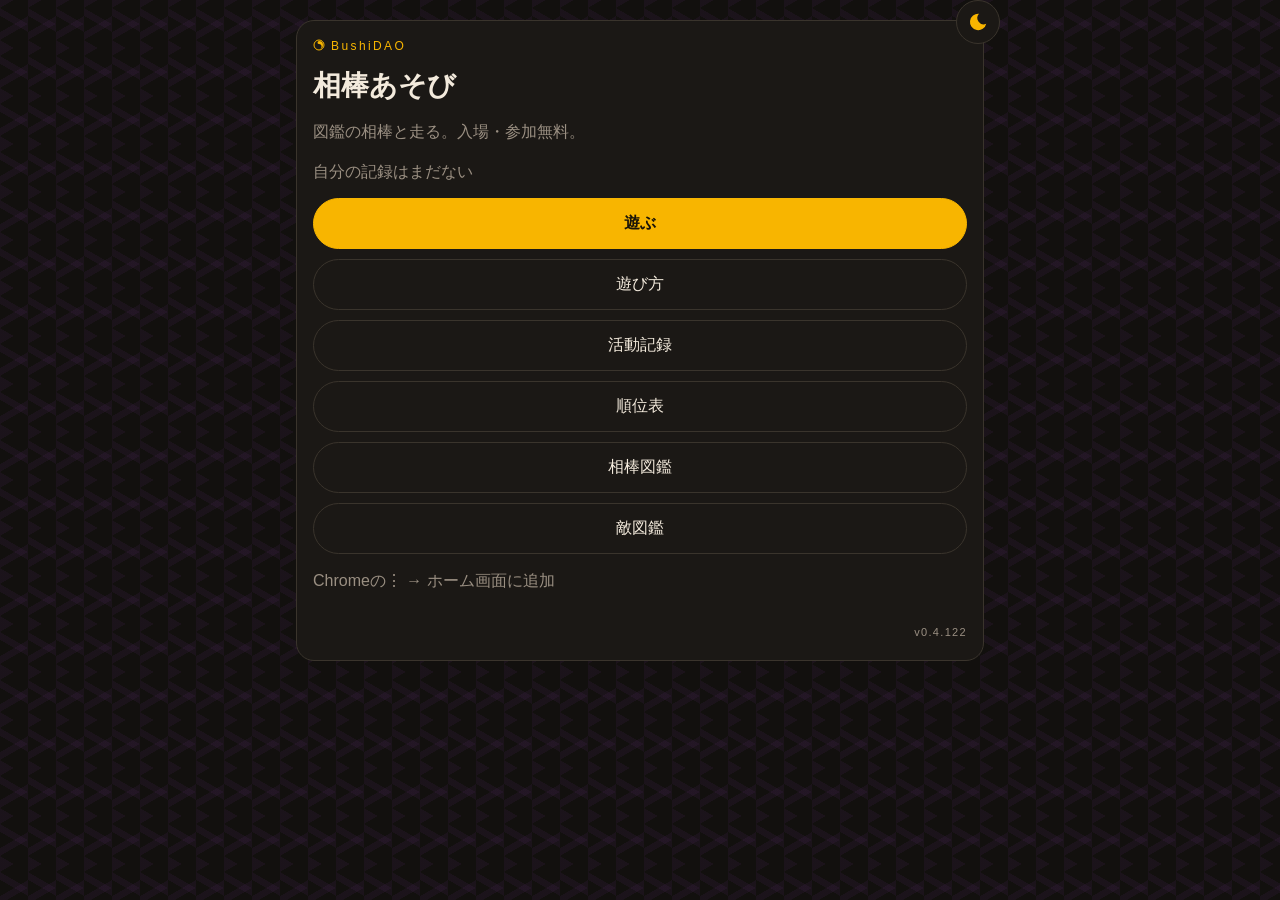
<file: index.html>
<!DOCTYPE html>
<html lang="ja">
<head>
  <meta charset="utf-8">
  <meta name="viewport" content="width=device-width, initial-scale=1, maximum-scale=1, viewport-fit=cover, user-scalable=no">
  <meta name="theme-color" content="#12100e">
  <meta name="apple-mobile-web-app-capable" content="yes">
  <meta name="mobile-web-app-capable" content="yes">
  <meta name="format-detection" content="telephone=no">
  <meta name="apple-mobile-web-app-status-bar-style" content="black-translucent">
  <link rel="manifest" href="./manifest.json?v=0.4.106">
  <link rel="icon" href="icons/icon-192.png?v=0.4.106" type="image/png">
  <link rel="apple-touch-icon" href="icons/apple-touch.png?v=0.4.106">
  <title>相棒あそび · BushiDAO</title>
  <meta name="description" content="BushiDAOの相棒あそび。図鑑の相棒と走るウェブゲーム。入場・参加無料。金銭は出ない。">
  <link rel="canonical" href="https://gpro8.github.io/bo-aibou-arena/">
  <meta property="og:type" content="website">
  <meta property="og:locale" content="ja_JP">
  <meta property="og:site_name" content="BushiDAO">
  <meta property="og:title" content="相棒あそび · BushiDAO">
  <meta property="og:description" content="図鑑の相棒と走る。入場・参加無料。金銭は出ない。">
  <meta property="og:url" content="https://gpro8.github.io/bo-aibou-arena/">
  <meta property="og:image" content="https://gpro8.github.io/bo-aibou-arena/og.png">
  <meta property="og:image:width" content="1200">
  <meta property="og:image:height" content="630">
  <meta name="twitter:card" content="summary_large_image">
  <meta name="twitter:title" content="相棒あそび · BushiDAO">
  <meta name="twitter:description" content="図鑑の相棒と走る。入場・参加無料。金銭は出ない。">
  <meta name="twitter:image" content="https://gpro8.github.io/bo-aibou-arena/og.png">
  <script type="application/ld+json">
  {"@context":"https://schema.org","@type":"VideoGame","name":"相棒あそび","inLanguage":"ja","url":"https://gpro8.github.io/bo-aibou-arena/","description":"BushiDAOの相棒あそび。図鑑の相棒と走る。入場・参加無料。金銭は出ない。","genre":"Action","playMode":"SinglePlayer","isAccessibleForFree":true,"publisher":{"@type":"Organization","name":"BushiDAO"}}
  </script>
  <script>
  (function () {
    var t = "yin";
    try {
      var s = localStorage.getItem("bo-aibou-theme");
      if (s === "yang" || s === "yin") t = s;
    } catch (e) {}
    document.documentElement.setAttribute("data-theme", t);
  })();
  </script>
  <link rel="stylesheet" href="styles.css?v=0.4.117">
</head>
<body>
  <div id="app">
  <button type="button" class="theme-btn" data-theme-toggle data-mode="yin" aria-label="陰">
    <svg class="ico-sun" viewBox="0 0 24 24" aria-hidden="true"><circle cx="12" cy="12" r="4" fill="currentColor"/><path fill="currentColor" d="M11 1h2v4h-2zm0 18h2v4h-2zM1 11h4v2H1zm18 0h4v2h-4zM4.2 3.8l1.4-1.4 2.8 2.8-1.4 1.4zm11.4 15 1.4-1.4 2.8 2.8-1.4 1.4zM3.8 19.8l2.8-2.8 1.4 1.4-2.8 2.8zM15.6 5.2l2.8-2.8 1.4 1.4-2.8 2.8z"/></svg>
    <svg class="ico-moon" viewBox="0 0 24 24" aria-hidden="true"><path fill="currentColor" d="M13 3a9 9 0 1 0 8 11A7 7 0 0 1 13 3z"/></svg>
  </button>
    <section class="screen" data-screen="title">
      <p class="kicker"><svg class="mark-tomoe" viewBox="0 0 24 24" aria-hidden="true"><circle cx="12" cy="12" r="10" fill="none" stroke="currentColor" stroke-width="2"/><path fill="currentColor" d="M12 4a8 8 0 0 1 0 16 5 5 0 0 0 0-10 3 3 0 0 1 0-6z"/></svg>BushiDAO</p>
      <h1>相棒あそび</h1>
      <p class="blurb">図鑑の相棒と走る。入場・参加無料。</p>
      <p class="hint" data-own-rec></p>
      <div class="col">
        <button type="button" class="btn gold" data-go="setup">遊ぶ</button>
        <button type="button" class="btn ghost" data-how>遊び方</button>
        <button type="button" class="btn ghost" data-go="katsudo">活動記録</button>
        <button type="button" class="btn ghost" data-go="ba">順位表</button>
        <a class="btn ghost" href="https://gpro8.github.io/bo-aibou-zukan/" target="_blank" rel="noopener noreferrer">相棒図鑑</a>
        <a class="btn ghost" href="./teki/">敵図鑑</a>
      </div>
      <button type="button" class="btn ghost hidden" data-install>ホームに追加</button>
      <p class="hint hidden" data-install-hint></p>
      <p class="ver" data-ver></p>
    </section>

    <section class="screen hidden" data-screen="how">
      <h1>遊び方</h1>
      <ul class="how">
        <li>走る前に🕹️左か右（PCはWASD）。攻撃は相棒</li>
        <li>全画面はホーム画面に追加（Androidは走るで全画面）</li>
        <li>スミ ネオンスパーク：直撃は大きい。留まったあとが残り（留まるは発射の数に入らない）。lv3・6・9で留まるが大きく。長く、発射が速く数が増える。はやては2倍</li>
        <li>モコプー ふわふわ：近くで溶かす。自分では回復しない。lvで半径が少し広がる</li>
        <li>心の回復は2つ。lvアップ / 親玉を倒したとき（氷青）。赤はダメージ</li>
        <li>敵は妖怪の影。時間で職が変わる（小 塵坊→厚 ぬっぺ→剛 唐傘→飛び カマイッタ→返り 狐火→吸い場 吸い子）。親玉は牛鬼。ふつうは吸い子は出ないか1体。カマイッタと狐火は少なめ</li>
        <li>桐箱：吸い込み（拾い） / はやて（特技が速い） / 守（虹の輪。弾き。心は減らない）</li>
        <li>親玉の心が半分で半血。突の白い線は予告。走り出したら消える。直撃は大きい。親玉は弾かれない・吸い場にも吸われない。倒すと一息（虹の輪・弾き）</li>
        <li>大妖怪は突に加え鬼火扇。紫の二本は予告。予告の線は当たらない。あとに飛ぶ鬼火が当たる（痛い）。一本は間の輪に残り火。輪は当たらない。座っている火は当たる。半血で二段。心は親玉より厚い。半血のあと、突のあとに追い突。白い線は突と同じ長さ。線は当たらない。追い突のあと、すぐ鬼火扇。闘うと吸い子が一体。吸う。大妖怪は吸われない。倒しても、しばらくしてまた一体</li>
        <li>速さはふつう / ゆるい / きつい。ゆるいは180秒。歩きはふつうより遅い。lvでは速くならない。終盤は敵が強い</li>
        <li>場の陰/陽は画面の色。走るたびに日の印（ゆるいでも）。連続すると明日が楽しみ。きついを生き延びたら記録にボーナス（+100）と称号。きついの時間切れで大妖怪と闘うかを聞かれます。親玉が生きていれば残る。両方倒すと終わり。やめると生き延びた。闘うと時間なし。倒すと讃える。負けるとやられた。会った敵の種類は敵図鑑で姿がわかる（きつい）。𝕏で話すと語った（勝敗・難易度を問わない）</li>
        <li>連5で画面の縁が脈打つ。かわしは敵に当たる寸前。HUD（上のステータス）に記録が表示される。被弾でかわしは途切れる</li>
        <li>「来るぞ」は合図。敵が少し増える。速さは変わらない</li>
        <li>PCはスペースで一時停止 / つづける。Escは全画面をやめる</li>
        <li>もういちどは同じ相棒ですぐ走る</li>
        <li>新記録はこの難易度の自己ベスト（つなぐと順位表の自分の点も見る）。撃退の自己ベストの秒も誉。点は増えない。そのときだけ𝕏でドヤる。ほかは𝕏でシェアする。つなぐと順位表に載せる（名前と姿。番号は出ない。誉のみ）</li>
        <li>七日の走：活動記録でつなぐ。この期間だけ（前も後も数えない）。期間中7日走ると参加。順は語った→きつい→ふつう→走った。ゆるいは走った。記録点は使わない。入場・参加無料。詳しくは順位表</li>
      </ul>
      <div class="row">
        <button type="button" class="btn gold" data-go="title">もどる</button>
        <a class="btn ghost" href="./teki/">敵図鑑</a>
      </div>
    </section>

    <section class="screen hidden" data-screen="katsudo">
      <h1>活動記録</h1>
      <p class="dc-hello" data-katsudo-hello>
        <img class="dc-ava hidden" data-dc-ava alt="" width="32" height="32" referrerpolicy="no-referrer">
        <span data-dc-name>ゲスト</span>
        <button type="button" class="dc-mark dc-mute" data-dc-mark aria-label="つなぐ">
          <svg viewBox="0 0 127.14 96.36" aria-hidden="true"><path fill="#fff" d="M107.7 8.07A105.15 105.15 0 0 0 81.47 0a72.06 72.06 0 0 0-3.36 6.83 97.68 97.68 0 0 0-29.11 0A72.37 72.37 0 0 0 45.64 0 105.89 105.89 0 0 0 19.39 8.09C2.79 32.65-1.71 56.6.54 80.21a105.73 105.73 0 0 0 32.17 16.15 77.7 77.7 0 0 0 6.89-11.11 68.42 68.42 0 0 1-10.85-5.18c.91-.66 1.8-1.34 2.66-2a75.57 75.57 0 0 0 64.32 0c.87.71 1.76 1.39 2.66 2a68.68 68.68 0 0 1-10.87 5.19 77 77 0 0 0 6.89 11.1 105.25 105.25 0 0 0 32.19-16.14C129.24 52.84 122.09 29.11 107.7 8.07zM42.45 65.69C36.18 65.69 31 60 31 53s5-12.74 11.37-12.74S54 46 53.89 53 48.84 65.69 42.45 65.69zm42.24 0C78.41 65.69 73.25 60 73.25 53s5-12.74 11.38-12.74S96.23 46 96.12 53 91.08 65.69 84.69 65.69z"/></svg>
        </button>
      </p>
      <p class="hint" data-katsudo-join>ホーム画面のアプリからはSafariでつなぐ。つながったら戻ってください</p>
      <p class="thanks hidden" data-link-dead>リンクが切れています。このブラウザでもう一度つなぐと、この端末の記録が順位に届きます。別のブラウザでは届きません</p>
      <div class="dc-ask hidden" data-dc-ask>
        <p>接続を解除しますか？</p>
        <div class="row">
          <button type="button" class="btn ghost" data-dc-un-no>やめる</button>
          <button type="button" class="btn gold" data-dc-un-yes>解除</button>
        </div>
      </div>
      <p class="hint hidden" data-katsudo-empty></p>
      <div data-katsudo-filled>
        <h2>称号</h2>
        <p class="thanks" data-katsudo-title></p>
        <h2>日の印</h2>
        <div class="streak" data-katsudo-week></div>
        <p class="thanks" data-katsudo-streak></p>
        <p class="hint" data-katsudo-nudge></p>
        <p class="hint" data-katsudo-days></p>
        <p class="hint" data-katsudo-clears></p>
        <p class="hint" data-katsudo-raid></p>
      </div>
      <p class="hint" data-katsudo-seen></p>
      <h2>語った</h2>
      <p class="hint" data-katsudo-told></p>
      <p class="hint" data-katsudo-told-honor></p>
      <div class="nan-card" data-nan-mine>
        <h2>七日の走</h2>
        <p class="hint" data-nan-mine-phase>期間が決まるとここに出る</p>
        <p class="thanks hidden" data-nan-count></p>
        <p class="thanks" data-nan-mine-stats></p>
        <p class="hint">この期間だけ。前も後も数えない。上の日の印は別</p>
      </div>
      <p class="hint">投票権・Gi・金銭にはなりません</p>
      <p class="hint" data-katsudo-link>この端末に残る。つなぐとDiscordの番号で残す</p>
      <div class="row">
        <button type="button" class="btn gold" data-go="title">もどる</button>
        <button type="button" class="btn ghost" data-katsudo-connect>つなぐ</button>
      </div>
    </section>

    <section class="screen hidden" data-screen="ba">
      <h1>順位表</h1>
      <p class="thanks hidden" data-link-dead>リンクが切れています。活動記録で、このブラウザからもう一度つなぐと順位に届きます。別のブラウザでは届きません</p>
      <p class="hint">誉。投票権・Gi・金銭にはなりません</p>
      <div class="chips">
        <button type="button" class="chip on" data-ba-tab="ba">記録</button>
        <button type="button" class="chip" data-ba-tab="nan">七日の走</button>
      </div>
      <p class="hint" data-ba-score-hint>つなぐと名前と姿が出る。番号は出ない</p>
      <p class="hint hidden" data-ba-nan-hint>この期間だけ。前も後も数えない。記録点は使わない。番号は出ない</p>
      <p class="hint hidden" data-nan-phase>開始前。ルールを読んでつなぐ</p>
      <p class="thanks hidden" data-nan-count></p>
      <ul class="how hidden" data-nan-rules>
        <li>入場・参加無料。投票権・Gi・金銭にはなりません</li>
        <li>活動記録でつなぐ。名前と姿は出る。番号は出ない</li>
        <li>この期間だけ。前も後も数えない</li>
        <li>期間中に走った日が7日で参加</li>
        <li>1日1回。順は語った→きつい→ふつう</li>
        <li>𝕏でシェアすると語った。この難易度の自己ベストのときだけドヤる</li>
        <li>記録の点数は使わない。サーバーが今日だけを数える</li>
      </ul>
      <div class="chips" data-ba-modes>
        <button type="button" class="chip" data-ba-mode="easy">ふつう</button>
        <button type="button" class="chip" data-ba-mode="long">ゆるい</button>
        <button type="button" class="chip on" data-ba-mode="hard">きつい</button>
      </div>
      <div class="chips" data-ba-cycles>
        <button type="button" class="chip on" data-ba-cycle="all">通算</button>
        <button type="button" class="chip" data-ba-cycle="month">今月</button>
      </div>
      <p class="hint" data-ba-cycle-hint>通算は消えない。今月は今の暦月（JST）。載せた日から</p>
      <ol class="ba-list" data-ba-list></ol>
      <p class="hint" data-ba-empty>まだ誰も載っていない</p>
      <div class="row">
        <button type="button" class="btn gold" data-go="title">もどる</button>
      </div>
    </section>

    <section class="screen hidden" data-screen="setup">
      <h1>準備</h1>
      <h2>難易度</h2>
      <div class="chips" data-modes></div>
      <h2>場</h2>
      <div class="chips" data-stages></div>
      <h2>相棒</h2>
      <div class="mates" data-mates></div>
      <p class="hint" data-mate-blurb></p>
      <p class="hint" data-setup-rec></p>
      <p class="hint">走るときは画面を横に</p>
      <div class="row">
        <button type="button" class="btn ghost" data-go="title">もどる</button>
        <button type="button" class="btn gold" data-run>走る</button>
      </div>
      <div id="stick-ov" class="hidden">
        <h1>🕹️</h1>
        <p class="hint">スティック</p>
        <div class="row">
          <button type="button" class="btn gold" data-stick-side="left">左</button>
          <button type="button" class="btn ghost" data-stick-side="right">右</button>
        </div>
        <button type="button" class="btn ghost" data-stick-back>もどる</button>
      </div>
    </section>

    <section class="screen hidden play" data-screen="play">
      <div id="hud">
        <span data-hud-name></span>
        <span data-hud-skill></span>
        <span data-hud-time></span>
        <span class="hpchip">
          <span data-hud-hp></span>
          <span class="hpbar"><i data-hud-hpbar></i></span>
        </span>
        <span data-hud-lv></span>
        <span data-hud-combo class="hidden"></span>
        <span data-hud-graze class="hidden"></span>
        <span data-hud-score></span>
        <span class="hpchip hidden" data-buffchip>
          <span data-hud-buff></span>
          <span class="hpbar buff"><i data-buff-bar></i></span>
        </span>
        <button type="button" class="btn tiny pause" data-pause aria-label="一時停止">
          <svg viewBox="0 0 12 14" aria-hidden="true"><rect x="0" y="0" width="4" height="14" rx="1"/><rect x="8" y="0" width="4" height="14" rx="1"/></svg>
        </button>
      </div>
      <div id="fx"></div>
      <div id="arena"></div>
      <div id="stick" class="hidden" aria-hidden="true"><i data-knob></i></div>
      <div id="rotate" class="hidden">
        <p>画面を横に</p>
        <p class="hint">横にしてから走る</p>
        <p class="hint">全画面はホーム画面に追加</p>
      </div>
      <div id="ready" class="hidden">
        <p data-ready-txt>準備中</p>
        <span class="readybar"><i data-ready-bar></i></span>
      </div>
      <div id="bossbars">
      <div id="moogrehp" class="hidden">
        <img class="bossava" src="art/foes/gyuki/avatar.png?v=0.4.101" alt="">
        <div class="bossmeta">
          <span class="bosslabel">Moogre</span>
          <span class="hpbar boss"><i data-moogre-hpbar></i></span>
        </div>
      </div>
      <div id="bosshp" class="hidden">
        <img class="bossava" src="art/foes/gyuki/avatar.png?v=0.4.101" alt="">
        <div class="bossmeta">
          <span class="bosslabel">Moogre</span>
          <span class="hpbar boss"><i data-boss-hpbar></i></span>
        </div>
      </div>
      </div>
      <div id="pause-ov" class="hidden">
        <h1>一時停止</h1>
        <p class="hint">スペースでつづける</p>
        <div class="col">
          <button type="button" class="btn gold" data-resume>つづける</button>
          <button type="button" class="btn ghost" data-quit>やめる</button>
        </div>
      </div>
      <div id="raid-ov" class="hidden">
        <h1>大妖怪と闘いますか？</h1>
        <p class="hint" data-raid-hint>やめると生き延びた。闘うと時間なし。負けるとやられた</p>
        <div class="col">
          <button type="button" class="btn gold" data-raid-yes>闘う</button>
          <button type="button" class="btn ghost" data-raid-no>やめる</button>
        </div>
      </div>
      <div id="result-ov" class="hidden">
        <h1 data-result-title></h1>
        <p class="thanks" data-thanks></p>
        <p class="hint" data-result-line></p>
        <p class="hint hidden" data-result-raid></p>
        <p class="hint" data-result-rec></p>
        <p class="hint hidden" data-result-katsudo></p>
        <div class="col" data-result-stay>
          <button type="button" class="btn gold" data-again>もういちど</button>
          <button type="button" class="btn ghost" data-result-quit>やめる</button>
        </div>
        <div class="col hidden" data-result-leave>
          <img class="flag-card hidden" data-flag-card alt="">
          <p class="thanks hidden" data-link-dead>リンクが切れています。活動記録で、このブラウザからもう一度つなぐと順位に届きます</p>
          <button type="button" class="btn gold" data-raise>𝕏でシェアする</button>
          <button type="button" class="btn ghost hidden" data-ba-post>順位表に載せる</button>
          <button type="button" class="btn ghost" data-go="title">はじめへ</button>
          <button type="button" class="btn ghost" data-again>もういちど</button>
        </div>
      </div>
      <div id="raise-ov" class="hidden">
        <h1>希望に向かって駆け抜ける</h1>
        <p class="hint">𝕏は画像を自動では付けない。コピーして貼る（⌘V / Ctrl+V）。保存は画像、文はコピー</p>
        <p class="hint" data-raise-msg></p>
        <div class="col">
          <button type="button" class="btn gold" data-raise-copy>コピーして𝕏</button>
          <button type="button" class="btn ghost" data-raise-save>保存</button>
          <button type="button" class="btn ghost" data-raise-close>もどる</button>
        </div>
      </div>
    </section>
  </div>
  <div id="toast-ov" class="hidden" data-toast>
    <p data-toast-msg></p>
  </div>
  <script src="vendor/phaser.min.js"></script>
  <script>
  window.__installPrompt = null;
  window.addEventListener("beforeinstallprompt", function (e) {
    e.preventDefault();
    window.__installPrompt = e;
    var btn = document.querySelector("[data-install]");
    if (btn) btn.classList.remove("hidden");
  });
  if ("serviceWorker" in navigator) {
    navigator.serviceWorker.register("./sw.js", { scope: "./" }).catch(function () {});
  }
  </script>
  <script src="app.js?v=0.4.122"></script>
</body>
</html>
</file>
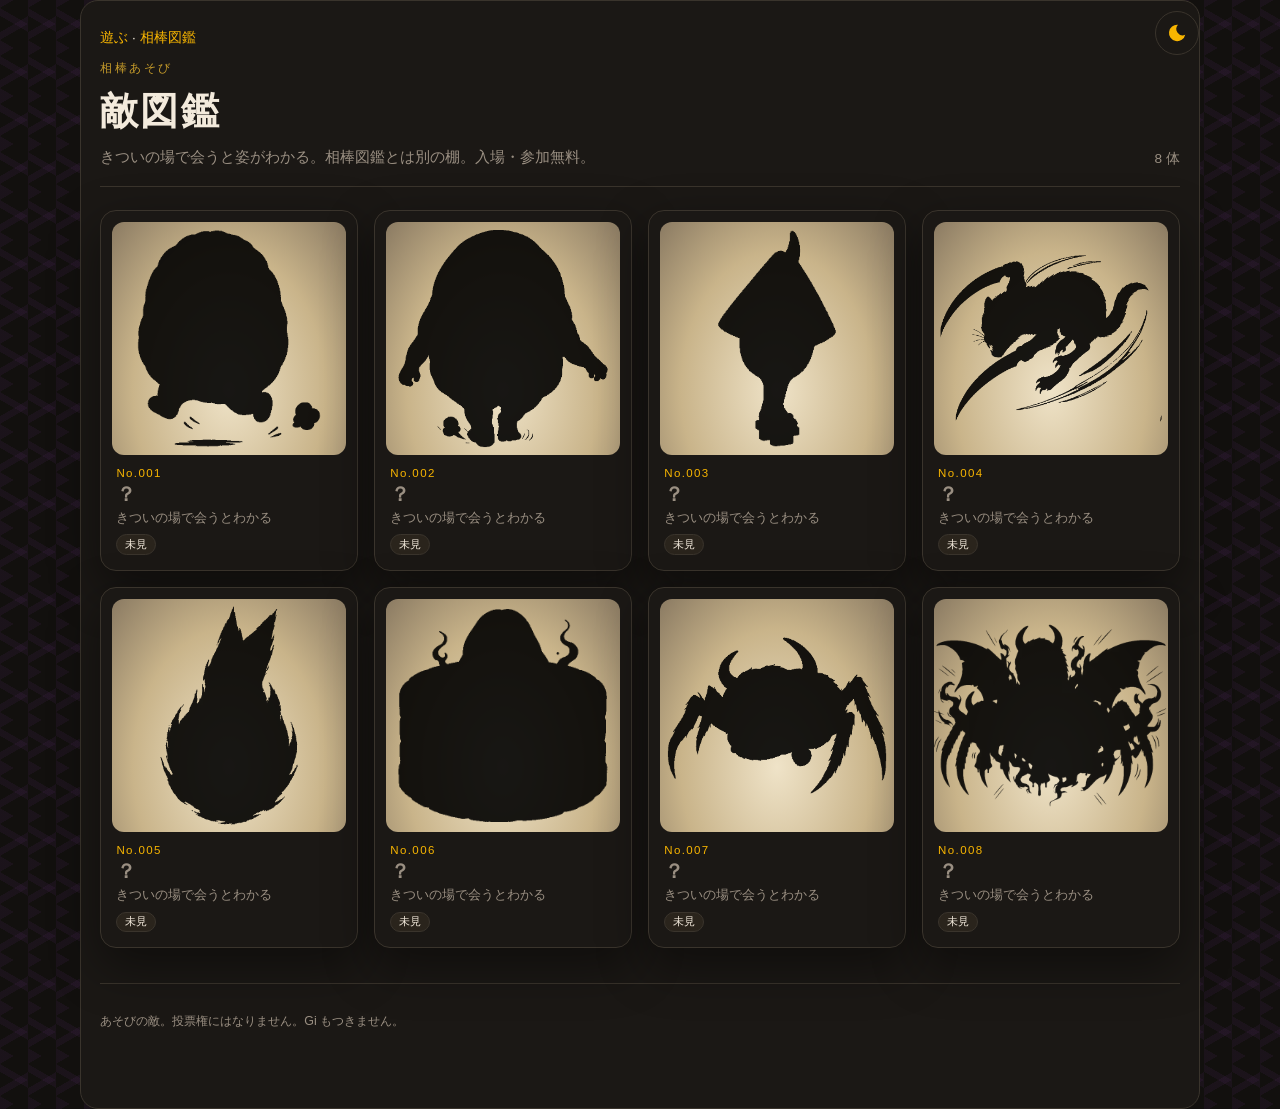
<file: teki/index.html>
<!DOCTYPE html>
<html lang="ja">
<head>
  <meta charset="utf-8">
  <meta name="viewport" content="width=device-width, initial-scale=1">
  <title>敵図鑑 · 相棒あそび</title>
  <meta name="description" content="相棒あそびの敵図鑑。きついの場で会うと姿がわかる。入場・参加無料。">
  <link rel="canonical" href="https://gpro8.github.io/bo-aibou-arena/teki/">
  <meta property="og:type" content="website">
  <meta property="og:locale" content="ja_JP">
  <meta property="og:title" content="敵図鑑 · 相棒あそび">
  <meta property="og:description" content="時間で職が変わる妖怪の影。入場・参加無料。">
  <meta property="og:url" content="https://gpro8.github.io/bo-aibou-arena/teki/">
  <script>
  (function () {
    var t = "yin";
    try {
      var s = localStorage.getItem("bo-aibou-theme");
      if (s === "yang" || s === "yin") t = s;
    } catch (e) {}
    document.documentElement.setAttribute("data-theme", t);
  })();
  </script>
  <link rel="stylesheet" href="./styles.css?v=0.4.81">
</head>
<body>
  <div class="wrap">
    <button type="button" class="theme-btn" data-theme-toggle data-mode="yin" aria-label="陰">
      <svg class="ico-sun" viewBox="0 0 24 24" aria-hidden="true"><circle cx="12" cy="12" r="4" fill="currentColor"/><path fill="currentColor" d="M11 1h2v4h-2zm0 18h2v4h-2zM1 11h4v2H1zm18 0h4v2h-4zM4.2 3.8l1.4-1.4 2.8 2.8-1.4 1.4zm11.4 15 1.4-1.4 2.8 2.8-1.4 1.4zM3.8 19.8l2.8-2.8 1.4 1.4-2.8 2.8zM15.6 5.2l2.8-2.8 1.4 1.4-2.8 2.8z"/></svg>
      <svg class="ico-moon" viewBox="0 0 24 24" aria-hidden="true"><path fill="currentColor" d="M13 3a9 9 0 1 0 8 11A7 7 0 0 1 13 3z"/></svg>
    </button>
    <p class="nav"><a href="../">遊ぶ</a> · <a href="https://gpro8.github.io/bo-aibou-zukan/">相棒図鑑</a></p>
    <header class="top">
      <div>
        <div class="kicker" data-kicker>相棒あそび</div>
        <h1 data-title>敵図鑑</h1>
        <p class="blurb" data-blurb></p>
      </div>
      <div class="count" data-count></div>
    </header>
    <main class="grid" data-grid></main>
    <footer class="foot">
      <p data-license></p>
    </footer>
  </div>
  <div class="scrim" data-scrim>
    <div class="modal" data-modal role="dialog" aria-modal="true"></div>
  </div>
  <script src="./app.js?v=0.4.63"></script>
</body>
</html>
</file>
<file: styles.css>
:root,
html[data-theme="yin"] {
  --bg: #12100e;
  --ink: #f3eadc;
  --muted: #9a8f82;
  --gold: #f8b500;
  --panel: #1b1815;
  --line: #3a342c;
  --yang: #f7ecd4;
  --yin: #12100e;
  --wagara: rgba(109, 51, 133, 0.10);
  --safe-t: env(safe-area-inset-top);
  --safe-b: env(safe-area-inset-bottom);
  --safe-l: env(safe-area-inset-left);
  --safe-r: env(safe-area-inset-right);
}
html[data-theme="yang"] {
  --bg: #f7ecd4;
  --ink: #3a2e22;
  --muted: #8a7a68;
  --gold: #f8b500;
  --panel: #fff8ea;
  --line: #d4c4a8;
  --yang: #f7ecd4;
  --yin: #12100e;
  --wagara: rgba(46, 93, 75, 0.12);
}
* { box-sizing: border-box; }
html, body {
  margin: 0;
  min-height: 100%;
  min-height: 100dvh;
  background: var(--bg);
  color: var(--ink);
  font-family: "Hiragino Sans", "Hiragino Kaku Gothic ProN", "Noto Sans JP", sans-serif;
  -webkit-text-size-adjust: 100%;
  overscroll-behavior: none;
}
html[data-theme="yin"] body {
  background-color: var(--bg);
  background-image:
    linear-gradient(30deg, var(--wagara) 12%, transparent 12.5%, transparent 50%, var(--wagara) 50.5%, var(--wagara) 62%, transparent 62.5%),
    linear-gradient(150deg, var(--wagara) 12%, transparent 12.5%, transparent 50%, var(--wagara) 50.5%, var(--wagara) 62%, transparent 62.5%);
  background-size: 28px 48px;
}
html[data-theme="yang"] body {
  background-color: var(--bg);
  background-image:
    radial-gradient(circle at 50% 100%, transparent 11px, var(--wagara) 12px, transparent 13px),
    radial-gradient(circle at 0 100%, transparent 11px, var(--wagara) 12px, transparent 13px),
    radial-gradient(circle at 100% 100%, transparent 11px, var(--wagara) 12px, transparent 13px);
  background-size: 32px 16px;
  background-position: 0 0, 16px 0, 16px 0;
}
body.playing {
  background-image: none;
}
#app { position: relative; }
.theme-btn {
  appearance: none;
  -webkit-appearance: none;
  position: absolute;
  top: 0;
  right: 0;
  z-index: 5;
  width: 44px;
  height: 44px;
  max-width: 44px;
  max-height: 44px;
  overflow: hidden;
  touch-action: manipulation;
  border-radius: 999px;
  border: 1px solid var(--line);
  background: var(--panel);
  color: var(--gold);
  display: flex;
  align-items: center;
  justify-content: center;
  padding: 0;
  cursor: pointer;
  pointer-events: auto;
}
.theme-btn svg {
  width: 22px;
  height: 22px;
  display: block;
  pointer-events: none;
}
.theme-btn[data-mode="yang"] .ico-moon { display: none; }
.theme-btn[data-mode="yin"] .ico-sun { display: none; }
body.playing .theme-btn { display: none; }
.mark-tomoe {
  display: inline-block;
  width: 12px;
  height: 12px;
  margin-right: 6px;
  vertical-align: -1px;
  color: var(--gold);
}
.kicker { letter-spacing: 0.2em; color: var(--gold); margin: 0; font-size: 12px; }
html:fullscreen .play,
html:fullscreen .play *,
html:-webkit-full-screen .play,
html:-webkit-full-screen .play * {
  cursor: none;
}
html:fullscreen #pause-ov,
html:fullscreen #pause-ov *,
html:fullscreen #raid-ov,
html:fullscreen #raid-ov *,
html:fullscreen #result-ov,
html:fullscreen #result-ov *,
html:fullscreen #raise-ov,
html:fullscreen #raise-ov *,
html:-webkit-full-screen #pause-ov,
html:-webkit-full-screen #pause-ov *,
html:-webkit-full-screen #raid-ov,
html:-webkit-full-screen #raid-ov *,
html:-webkit-full-screen #result-ov,
html:-webkit-full-screen #result-ov *,
html:-webkit-full-screen #raise-ov,
html:-webkit-full-screen #raise-ov * {
  cursor: auto;
}
#pause-ov,
#raid-ov,
#result-ov {
  position: absolute;
  inset: 0;
  z-index: 8;
  display: flex;
  flex-direction: column;
  align-items: center;
  justify-content: center;
  gap: 10px;
  background: rgba(12, 11, 10, 0.58);
  pointer-events: auto;
  overflow: auto;
  padding: 16px;
}
#pause-ov.hidden, #raid-ov.hidden, #result-ov.hidden { display: none !important; }
#pause-ov h1, #raid-ov h1, #result-ov h1 { color: var(--gold); }
#result-ov .col { width: min(360px, 100%); }
#result-ov .flag-card {
  width: auto;
  height: auto;
  max-width: min(220px, 58vw);
  max-height: min(42vh, 280px);
  object-fit: contain;
  aspect-ratio: 1080 / 1350;
}
#bossbars {
  position: absolute;
  left: 50%;
  bottom: calc(12px + var(--safe-b));
  transform: translateX(-50%);
  z-index: 5;
  width: min(64vw, 340px);
  display: flex;
  flex-direction: row;
  align-items: center;
  justify-content: center;
  gap: 8px;
  pointer-events: none;
}
#bossbars.pair { width: min(94vw, 560px); }
#bosshp, #moogrehp {
  position: relative;
  left: auto;
  right: auto;
  bottom: auto;
  transform: none;
  z-index: 5;
  flex: 1;
  width: auto;
  min-width: 0;
  padding: 0;
  background: transparent;
  border: none;
  pointer-events: none;
  display: flex;
  flex-direction: row;
  align-items: center;
  gap: 8px;
}
#bosshp .bossava, #moogrehp .bossava {
  width: 36px;
  height: 36px;
  border-radius: 50%;
  border: 1px solid #f8b500;
  object-fit: cover;
  flex-shrink: 0;
  background: rgba(18, 16, 14, 0.35);
}
#bosshp .bossmeta, #moogrehp .bossmeta {
  flex: 1;
  min-width: 0;
  display: flex;
  flex-direction: column;
  gap: 2px;
}
#bosshp .bosslabel, #moogrehp .bosslabel {
  display: inline-block;
  width: fit-content;
  max-width: 100%;
  font-size: 11px;
  font-weight: 800;
  letter-spacing: 0.06em;
  text-align: left;
  line-height: 1.2;
  padding: 2px 8px;
  border-radius: 999px;
  -webkit-text-stroke: 0;
  background: #fff8ea;
  color: #12100e;
  -webkit-text-fill-color: #12100e;
  text-shadow: none;
}
body.yang #bosshp .bosslabel, body.yang #moogrehp .bosslabel {
  background: #fff8ea;
  color: #12100e;
  -webkit-text-fill-color: #12100e;
  text-shadow: none;
}
body.yin #bosshp .bosslabel, body.yin #moogrehp .bosslabel {
  background: #1b1815;
  color: #f8b500;
  -webkit-text-fill-color: #f8b500;
  text-shadow: none;
}
#bosshp.hidden, #moogrehp.hidden { display: none !important; }
#bosshp.hit .hpbar, #moogrehp.hit .hpbar { box-shadow: 0 0 12px #f8b500; }
#bosshp.rage .hpbar, #moogrehp.rage .hpbar { box-shadow: 0 0 14px #ff3d8a; }
#bosshp .hpbar, #moogrehp .hpbar {
  width: 100%;
  flex: 1 1 auto;
  height: 10px;
  background: rgba(18, 16, 14, 0.2);
  border: 1px solid rgba(248, 181, 0, 0.85);
  box-shadow: 0 0 0 1px rgba(26, 20, 8, 0.45), 0 0 8px rgba(248, 181, 0, 0.2);
}
.hpbar.boss i { background: linear-gradient(90deg, #c94a4a, #f8b500); }
#ready {
  position: absolute;
  inset: 0;
  z-index: 7;
  display: flex;
  flex-direction: column;
  align-items: center;
  justify-content: center;
  gap: 12px;
  background: rgba(18, 16, 14, 0.42);
  pointer-events: none;
  color: #f8b500;
  font-size: 18px;
  font-weight: 800;
  letter-spacing: 0.12em;
}
#ready.hidden { display: none !important; }
#ready .readybar {
  display: block;
  width: min(52vw, 280px);
  height: 8px;
  border: 1px solid var(--gold);
  background: rgba(18, 16, 14, 0.28);
  overflow: hidden;
}
#ready .readybar i {
  display: block;
  height: 100%;
  width: 12%;
  background: var(--gold);
}
body.playing {
  overflow: hidden;
  height: 100dvh;
  width: 100vw;
  touch-action: none;
}
body.playing #app {
  max-width: none;
  width: 100vw;
  height: 100dvh;
  padding: 0;
  margin: 0;
}
#app {
  max-width: 720px;
  margin: 0 auto;
  padding: calc(20px + var(--safe-t)) 16px calc(40px + var(--safe-b));
}
.screen { display: flex; flex-direction: column; gap: 14px; }
.screen:not([data-screen="play"]) {
  background: var(--panel);
  border: 1px solid var(--line);
  border-radius: 18px;
  padding: 18px 16px 22px;
}
.hidden { display: none !important; }
.dc-hello {
  display: flex;
  align-items: center;
  gap: 8px;
  margin: 0;
  color: var(--gold);
  font-size: 18px;
}
.dc-hello.guest { color: var(--muted); font-size: 16px; }
.dc-mark {
  appearance: none;
  -webkit-appearance: none;
  width: 22px;
  height: 22px;
  flex: 0 0 22px;
  border-radius: 50%;
  border: 0;
  padding: 0;
  background: #5865f2;
  display: inline-flex;
  align-items: center;
  justify-content: center;
  cursor: pointer;
  color: transparent;
  text-decoration: none;
}
.dc-ask {
  background: var(--bg);
  border: 1px solid var(--line);
  border-radius: 14px;
  padding: 12px;
}
.dc-ask p { margin: 0 0 10px; }
.dc-mark svg {
  width: 13px;
  height: 10px;
  display: block;
  pointer-events: none;
}
.dc-mark.dc-mute {
  opacity: 0.45;
  filter: grayscale(1);
}
.dc-ava {
  width: 32px;
  height: 32px;
  flex: 0 0 32px;
  border-radius: 50%;
  object-fit: cover;
  background: var(--line);
}
.ba-list {
  list-style: none;
  margin: 0;
  padding: 0;
  display: flex;
  flex-direction: column;
  gap: 8px;
}
.ba-row {
  display: flex;
  align-items: center;
  gap: 10px;
  background: var(--bg);
  border: 1px solid var(--line);
  border-radius: 12px;
  padding: 8px 10px;
}
.ba-n {
  width: 1.6em;
  color: var(--muted);
  font-variant-numeric: tabular-nums;
}
.ba-name {
  flex: 1;
  min-width: 0;
  overflow: hidden;
  text-overflow: ellipsis;
  white-space: nowrap;
}
.ba-score {
  font-variant-numeric: tabular-nums;
  color: var(--gold);
}
.ba-meta {
  font-size: 11px;
  color: var(--muted);
  white-space: nowrap;
}
.ba-ok {
  font-size: 11px;
  color: var(--gold);
}
.ba-hit {
  color: #c4a15a;
  font-weight: 600;
}
.nan-card {
  margin: 14px 0;
  padding: 12px 14px;
  border: 2px solid var(--gold);
  border-radius: 14px;
  background: var(--bg);
}
.nan-card h2 {
  margin: 0 0 8px;
  color: var(--gold);
  font-size: 16px;
}
.ba-ph { display: inline-block; }
[data-katsudo-connect] {
  display: inline-flex;
  align-items: center;
  justify-content: center;
  gap: 8px;
}
.kicker { letter-spacing: 0.2em; color: var(--gold); margin: 0; font-size: 12px; }
.ver {
  margin: 18px 0 0;
  font-size: 11px;
  letter-spacing: 0.12em;
  color: var(--muted);
  align-self: flex-end;
}
h1 { font-size: 28px; margin: 0; font-weight: 700; }
h2 { font-size: 13px; margin: 8px 0 0; color: var(--muted); font-weight: 600; }
.blurb, .hint, .thanks { color: var(--muted); margin: 0; line-height: 1.6; }
.thanks { color: var(--gold); font-size: 18px; }
.streak {
  display: flex;
  justify-content: center;
  gap: 8px;
  margin: 10px 0 8px;
}
.streak i {
  display: block;
  width: 22px;
  height: 22px;
  border-radius: 50%;
  border: 2px solid var(--line);
  background: var(--bg);
  box-shadow: inset 0 0 0 2px var(--panel);
}
.streak i.on {
  background: var(--gold);
  border-color: var(--gold);
  box-shadow: none;
}
.streak i.today {
  box-shadow: 0 0 0 3px rgba(248, 181, 0, 0.38);
}
.flag-card {
  width: auto;
  max-width: 360px;
  height: auto;
  object-fit: contain;
  align-self: center;
  border-radius: 12px;
  border: 1px solid var(--line);
  background: var(--bg);
}
#raise-ov {
  position: fixed;
  inset: 0;
  z-index: 12;
  display: flex;
  flex-direction: column;
  align-items: center;
  justify-content: center;
  gap: 12px;
  padding: 24px;
  background: var(--bg);
}
#raise-ov.hidden { display: none !important; }
#raise-ov h1 { color: var(--gold); }
#raise-ov .col { width: min(360px, 100%); }
.col, .row { display: flex; gap: 10px; }
.col { flex-direction: column; }
.row { justify-content: space-between; flex-wrap: wrap; }
.btn {
  appearance: none;
  touch-action: manipulation;
  border: 1px solid var(--line);
  background: var(--panel);
  color: var(--ink);
  border-radius: 999px;
  padding: 14px 18px;
  min-height: 44px;
  font: inherit;
  text-align: center;
  text-decoration: none;
  cursor: pointer;
  touch-action: manipulation;
  -webkit-tap-highlight-color: transparent;
}
.btn.gold { background: var(--gold); color: #1a1408; border-color: var(--gold); font-weight: 700; }
.btn.ghost { background: var(--panel); color: var(--ink); }
.btn.tiny { padding: 8px 12px; font-size: 13px; min-height: 40px; }
.btn.on { outline: 2px solid var(--gold); }
.row .btn { flex: 1 1 140px; }
.chips, .mates { display: flex; flex-wrap: wrap; gap: 8px; }
.chip, .mate {
  border: 1px solid var(--line);
  background: var(--panel);
  border-radius: 12px;
  padding: 12px;
  min-height: 44px;
  cursor: pointer;
  color: inherit;
  font: inherit;
  text-align: left;
  touch-action: manipulation;
  -webkit-tap-highlight-color: transparent;
}
.chip.on, .mate.on { border-color: var(--gold); box-shadow: 0 0 0 1px var(--gold); }
.mate { min-width: 140px; flex: 1 1 140px; }
.mate img { display: block; height: 72px; width: auto; margin-bottom: 6px; pointer-events: none; }
.mate b { display: block; }
.mate span { color: var(--muted); font-size: 12px; }
.how { margin: 0; padding-left: 1.2em; color: var(--muted); line-height: 1.7; }
.play {
  max-width: none;
  padding: 0;
  position: fixed;
  inset: 0;
  width: 100vw;
  height: 100dvh;
  z-index: 2;
  background: #0c0b0a;
  gap: 0;
  display: block;
}
#hud {
  position: absolute;
  top: 0;
  left: 0;
  right: 0;
  z-index: 3;
  display: flex;
  flex-wrap: nowrap;
  gap: 4px 6px;
  align-items: center;
  padding: calc(6px + var(--safe-t)) calc(10px + var(--safe-r)) 8px calc(10px + var(--safe-l));
  background: transparent;
  font-size: 11px;
  font-weight: 700;
  color: #fff8e8;
  text-shadow: 0 1px 2px #000, 0 0 8px #000;
  pointer-events: none;
}
#hud > span,
#hud .hpchip {
  background: rgba(12, 11, 10, 0.55);
  border: 1px solid rgba(248, 181, 0, 0.4);
  border-radius: 999px;
  padding: 3px 8px;
  white-space: nowrap;
  flex-shrink: 0;
}
#hud .hpchip {
  display: inline-flex;
  align-items: center;
  gap: 8px;
}
#hud .btn { pointer-events: auto; }
#hud .pause {
  margin-left: auto;
  width: 36px;
  min-width: 36px;
  min-height: 36px;
  padding: 8px;
  display: inline-flex;
  align-items: center;
  justify-content: center;
  gap: 4px;
  flex-shrink: 0;
  color: #fff8e8;
  background: #1b1815;
  border-color: rgba(248, 181, 0, 0.55);
}
#hud .pause svg {
  width: 12px;
  height: 14px;
  display: block;
  fill: currentColor;
  pointer-events: none;
}
#hud [data-hud-skill],
#hud [data-hud-combo],
#hud [data-hud-buff] { color: var(--gold); }
.hpbar {
  width: 92px;
  height: 12px;
  background: #2a2218;
  border-radius: 99px;
  overflow: hidden;
  display: inline-block;
  flex: 0 0 92px;
  border: 1px solid rgba(248, 181, 0, 0.7);
  box-shadow: inset 0 0 0 1px #1a1408;
}
.hpbar i {
  display: block;
  height: 100%;
  width: 100%;
  background: linear-gradient(90deg, #c94a4a, #e07a7a);
  transform-origin: left center;
}
.hpbar.low i { animation: hpblink 0.55s ease-in-out infinite; }
@keyframes hpblink {
  50% { opacity: 0.35; }
}
.hpbar.heal i { background: linear-gradient(90deg, #2f9e8a, #7ecfff); }
.hpbar.heal { box-shadow: 0 0 12px #7ecfff; }
#fx {
  position: absolute;
  inset: 0;
  z-index: 2;
  pointer-events: none;
  opacity: 0;
}
#fx.dmg { background: rgba(160, 30, 30, 0.32); animation: fxpop 320ms ease-out; }
#fx.heal { background: rgba(126, 207, 255, 0.28); animation: fxpop 320ms ease-out; }
#fx.stop { background: rgba(248, 181, 0, 0.42); }
#fx.graze { background: rgba(255, 244, 163, 0.22); animation: fxpop 200ms ease-out; }
#hud [data-hud-graze],
#hud [data-hud-score] { color: var(--gold); }
.play.combo::after {
  content: "";
  position: absolute;
  inset: 0;
  z-index: 3;
  pointer-events: none;
  box-shadow: inset 0 0 56px rgba(248, 181, 0, 0.4);
  animation: combopulse 480ms ease-in-out infinite;
}
@keyframes combopulse {
  50% { box-shadow: inset 0 0 80px rgba(255, 61, 138, 0.5); }
}
.hpbar.buff i { background: linear-gradient(90deg, #f8b500, #fff4a3); }
@keyframes fxpop {
  0% { opacity: 1; }
  100% { opacity: 0; }
}
#arena {
  position: absolute;
  inset: 0;
  width: 100vw;
  height: 100dvh;
  background: #000;
  touch-action: none;
}
#arena canvas {
  display: block;
  touch-action: none;
  -webkit-user-select: none;
  user-select: none;
}
#stick {
  position: absolute;
  left: calc(12px + var(--safe-l));
  bottom: calc(12px + var(--safe-b));
  width: 118px;
  height: 118px;
  border-radius: 50%;
  border: 1.5px solid rgba(248, 181, 0, 0.28);
  background: rgba(243, 234, 220, 0.08);
  z-index: 4;
  touch-action: none;
}
#stick.right {
  left: auto;
  right: calc(12px + var(--safe-r));
}
#bossbars.pair .bossava { width: 28px; height: 28px; }
#bossbars.pair .bosslabel { font-size: 10px; padding: 1px 6px; }
#stick-ov {
  position: fixed;
  inset: 0;
  z-index: 9;
  display: flex;
  flex-direction: column;
  align-items: center;
  justify-content: center;
  gap: 12px;
  padding: 24px;
  background: rgba(12, 11, 10, 0.72);
}
#stick-ov.hidden { display: none !important; }
#stick-ov h1 { font-size: 40px; }
#stick-ov .row { width: min(280px, 90%); }
#stick-ov .btn[data-stick-back] { width: min(280px, 90%); }
#stick i {
  position: absolute;
  width: 48px;
  height: 48px;
  border-radius: 50%;
  background: rgba(248, 181, 0, 0.42);
  left: 50%;
  top: 50%;
  transform: translate(-50%, -50%);
  pointer-events: none;
}
#rotate {
  position: absolute;
  inset: 0;
  z-index: 6;
  display: flex;
  flex-direction: column;
  align-items: center;
  justify-content: center;
  gap: 8px;
  background: var(--bg);
  color: var(--gold);
  font-size: 28px;
  font-weight: 700;
  text-align: center;
  padding: 24px;
}
#rotate.hidden,
#stick.hidden { display: none !important; }
#toast-ov {
  position: fixed;
  inset: 0;
  z-index: 40;
  display: flex;
  align-items: center;
  justify-content: center;
  background: rgba(18, 16, 14, 0.38);
  pointer-events: auto;
  padding: 24px;
}
#toast-ov.hidden,
#raise-ov.hidden,
#stick-ov.hidden {
  display: none !important;
  pointer-events: none !important;
}
#toast-ov p {
  margin: 0;
  color: var(--gold);
  font-size: clamp(28px, 8vw, 42px);
  font-weight: 800;
  letter-spacing: 0.08em;
  text-align: center;
  text-shadow: 0 2px 18px rgba(0, 0, 0, 0.55);
}
html:fullscreen #toast-ov,
html:fullscreen #toast-ov *,
html:-webkit-full-screen #toast-ov,
html:-webkit-full-screen #toast-ov * {
  cursor: auto;
}
@media (max-width: 900px), (max-height: 500px) {
  #hud { font-size: 10px; gap: 3px 4px; }
  #hud > span,
  #hud .hpchip { padding: 2px 6px; }
  .hpbar { width: 56px; flex: 0 0 56px; }
}
@media (orientation: landscape) and (max-height: 480px) {
  #result-ov {
    flex-direction: row;
    flex-wrap: wrap;
    align-items: center;
    justify-content: center;
    gap: 10px 16px;
  }
  #result-ov .flag-card {
    max-height: 78vh;
    max-width: min(32vw, 200px);
  }
  #result-ov .col { width: min(260px, 46%); }
}
</file>
<file: teki/styles.css>
:root,
html[data-theme="yin"] {
  --bg: #12100e;
  --panel: #1b1815;
  --ink: #f3eadc;
  --muted: #9a8f82;
  --line: #3a342c;
  --gold: #f8b500;
  --gold-dim: #c49a2a;
  --chip: #2a241c;
  --wagara: rgba(109, 51, 133, 0.10);
  --shadow: 0 18px 50px rgba(0, 0, 0, 0.45);
}
html[data-theme="yang"] {
  --bg: #f7ecd4;
  --panel: #fff8ea;
  --ink: #3a2e22;
  --muted: #8a7a68;
  --line: #d4c4a8;
  --gold: #f8b500;
  --gold-dim: #c49a14;
  --chip: #efe3c8;
  --wagara: rgba(46, 93, 75, 0.12);
  --shadow: 0 18px 50px rgba(58, 46, 34, 0.12);
}
* { box-sizing: border-box; }
html, body { margin: 0; min-height: 100%; }
body {
  font-family: "Hiragino Sans", "Hiragino Kaku Gothic ProN", "Noto Sans JP", sans-serif;
  background: var(--bg);
  color: var(--ink);
  line-height: 1.55;
}
html[data-theme="yin"] body {
  background-color: var(--bg);
  background-image:
    linear-gradient(30deg, var(--wagara) 12%, transparent 12.5%, transparent 50%, var(--wagara) 50.5%, var(--wagara) 62%, transparent 62.5%),
    linear-gradient(150deg, var(--wagara) 12%, transparent 12.5%, transparent 50%, var(--wagara) 50.5%, var(--wagara) 62%, transparent 62.5%);
  background-size: 28px 48px;
}
html[data-theme="yang"] body {
  background-color: var(--bg);
  background-image:
    radial-gradient(circle at 50% 100%, transparent 11px, var(--wagara) 12px, transparent 13px),
    radial-gradient(circle at 0 100%, transparent 11px, var(--wagara) 12px, transparent 13px),
    radial-gradient(circle at 100% 100%, transparent 11px, var(--wagara) 12px, transparent 13px);
  background-size: 32px 16px;
}
.wrap { position: relative; z-index: 1; }
.theme-btn {
  appearance: none;
  -webkit-appearance: none;
  position: absolute;
  top: 10px;
  right: 0;
  z-index: 5;
  width: 44px;
  height: 44px;
  max-width: 44px;
  max-height: 44px;
  overflow: hidden;
  touch-action: manipulation;
  border-radius: 999px;
  border: 1px solid var(--line);
  background: var(--panel);
  color: var(--gold);
  display: flex;
  align-items: center;
  justify-content: center;
  padding: 0;
  cursor: pointer;
}
.theme-btn svg { width: 22px; height: 22px; display: block; pointer-events: none; }
.theme-btn[data-mode="yang"] .ico-moon { display: none; }
.theme-btn[data-mode="yin"] .ico-sun { display: none; }
a { color: var(--gold); }
.wrap {
  width: min(1120px, calc(100% - 2rem));
  margin: 0 auto;
  padding: 1.6rem 1.2rem 4rem;
  background: var(--panel);
  border: 1px solid var(--line);
  border-radius: 18px;
}
.nav { margin: 0 0 0.8rem; font-size: 0.85rem; }
.nav a { text-decoration: none; }
.top {
  display: flex;
  flex-wrap: wrap;
  align-items: flex-end;
  justify-content: space-between;
  gap: 1rem;
  border-bottom: 1px solid var(--line);
  padding-bottom: 1.1rem;
  margin-bottom: 1.4rem;
}
.kicker {
  font-size: 0.72rem;
  letter-spacing: 0.22em;
  color: var(--gold-dim);
}
h1 {
  font-weight: 700;
  font-size: clamp(1.7rem, 4vw, 2.4rem);
  margin: 0.15rem 0 0.35rem;
  letter-spacing: 0.06em;
}
.blurb { margin: 0; color: var(--muted); max-width: 36rem; font-size: 0.92rem; }
.count {
  font-variant-numeric: tabular-nums;
  color: var(--muted);
  font-size: 0.85rem;
}
.grid {
  display: grid;
  grid-template-columns: repeat(auto-fill, minmax(240px, 1fr));
  gap: 1rem;
}
.card {
  appearance: none;
  width: 100%;
  text-align: left;
  background: var(--panel);
  border: 1px solid var(--line);
  border-radius: 16px;
  padding: 0.7rem;
  color: inherit;
  cursor: pointer;
  box-shadow: var(--shadow);
  transition: transform 160ms ease, border-color 160ms ease;
}
.card:hover, .card:focus-visible {
  transform: translateY(-3px);
  border-color: var(--gold-dim);
  outline: none;
}
.card-art {
  background: #0c0b09;
  border-radius: 12px;
  aspect-ratio: 1;
  overflow: hidden;
  display: grid;
  place-items: center;
}
.card-art img {
  width: 100%;
  height: 100%;
  object-fit: contain;
}
.card.secret .card-art,
.modal-art.secret {
  background:
    radial-gradient(ellipse at 50% 72%, #efe3c8 0%, #c9b48a 58%, #8a7a62 100%);
}
.card.secret .card-art img,
.modal-art.secret img {
  filter: brightness(0);
  opacity: 0.9;
}
.card.secret h2 { color: var(--muted); }
.card-meta { padding: 0.7rem 0.25rem 0.2rem; }
.no {
  font-size: 0.72rem;
  color: var(--gold);
  letter-spacing: 0.12em;
}
.card h2 {
  font-size: 1.25rem;
  margin: 0.15rem 0 0.15rem;
}
.en { color: var(--muted); font-size: 0.8rem; }
.chips { display: flex; flex-wrap: wrap; gap: 0.3rem; margin-top: 0.45rem; }
.chip {
  font-size: 0.7rem;
  background: var(--chip);
  border: 1px solid var(--line);
  border-radius: 999px;
  padding: 0.12rem 0.5rem;
}
.foot {
  margin-top: 2.2rem;
  padding-top: 1rem;
  border-top: 1px solid var(--line);
  color: var(--muted);
  font-size: 0.78rem;
}
.scrim {
  position: fixed;
  inset: 0;
  background: rgba(8, 7, 6, 0.72);
  display: none;
  align-items: flex-start;
  justify-content: center;
  padding: 4vh 1rem 2rem;
  overflow: auto;
  z-index: 20;
}
.scrim.open { display: flex; }
.modal {
  width: min(820px, 100%);
  background: var(--panel);
  border: 1px solid var(--line);
  border-radius: 18px;
  box-shadow: var(--shadow);
  padding: 1rem 1rem 1.4rem;
}
.modal-head {
  display: flex;
  justify-content: space-between;
  gap: 0.8rem;
  align-items: flex-start;
}
.modal h2 { margin: 0.1rem 0 0; font-size: 1.6rem; }
.close {
  appearance: none;
  border: 1px solid var(--line);
  background: transparent;
  color: var(--ink);
  border-radius: 999px;
  padding: 0.3rem 0.7rem;
  cursor: pointer;
}
.modal-art {
  margin: 0.9rem 0 1rem;
  background: #0c0b09;
  border-radius: 12px;
  overflow: hidden;
}
.modal-art img { display: block; width: 100%; height: auto; }
.sections { display: grid; gap: 0.85rem; }
.sec h3 {
  margin: 0 0 0.3rem;
  font-size: 0.72rem;
  letter-spacing: 0.14em;
  color: var(--gold-dim);
}
.sec p, .sec li { margin: 0; font-size: 0.92rem; }
@media (prefers-reduced-motion: reduce) {
  .card { transition: none; }
  .card:hover { transform: none; }
}
</file>
